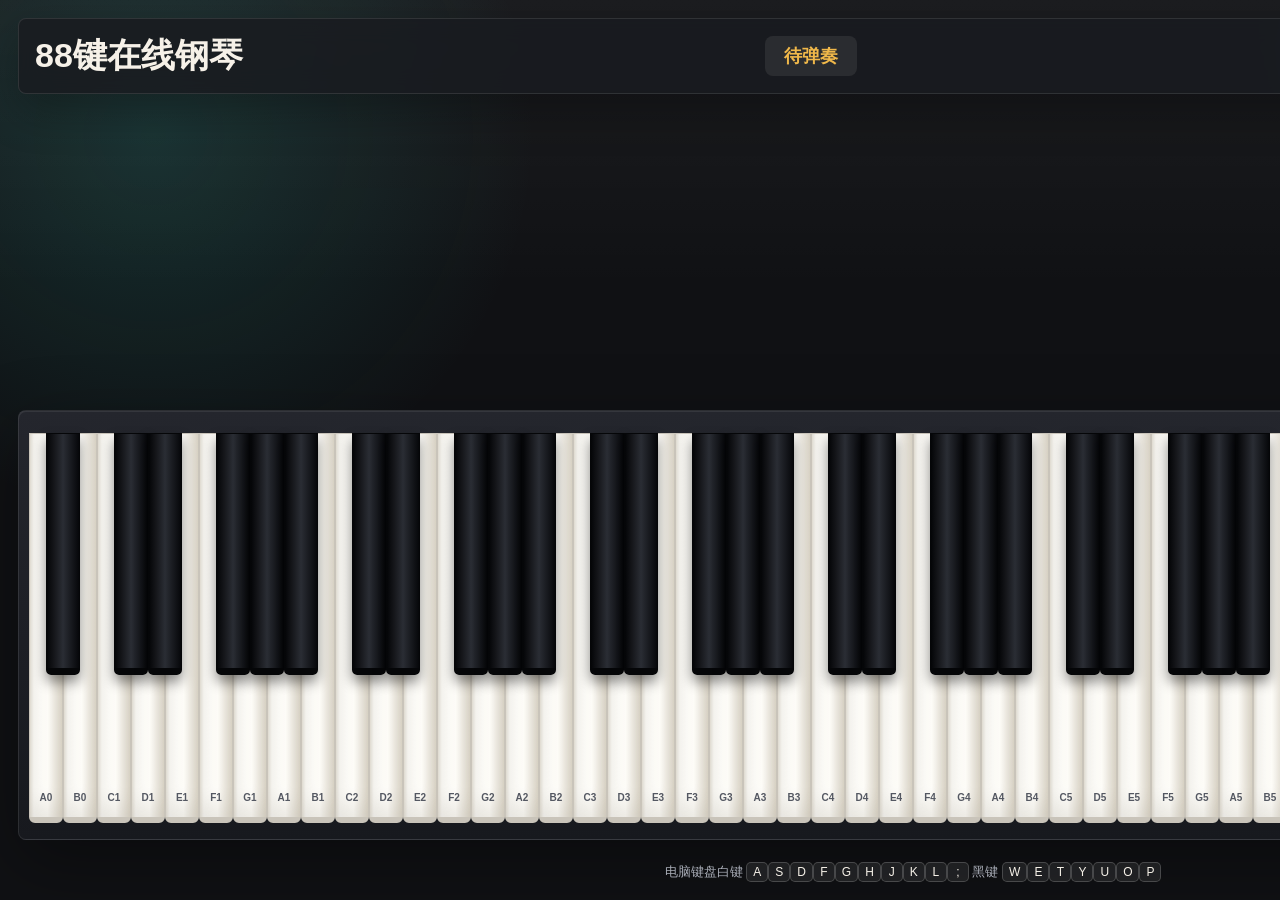
<file: online_piano/index.html>
<!doctype html>
<html lang="zh-CN">
<head>
  <meta charset="utf-8">
  <meta name="viewport" content="width=device-width, initial-scale=1">
  <title>88键在线钢琴</title>
  <style>
    :root {
      --bg: #101114;
      --panel: #191b20;
      --text: #f6f1e8;
      --muted: #a9adb7;
      --accent: #2bb3a3;
      --accent-strong: #f0b84a;
      --white-key: #fbfaf6;
      --white-key-edge: #c9c4ba;
      --black-key: #15161a;
      --black-key-edge: #050608;
      --key-width: 34px;
      --white-height: min(56vh, 390px);
      --black-height: calc(var(--white-height) * .62);
    }

    * {
      box-sizing: border-box;
    }

    body {
      margin: 0;
      min-height: 100vh;
      overflow: hidden;
      background:
        linear-gradient(180deg, rgba(255, 255, 255, .05), transparent 32%),
        radial-gradient(circle at 12% 15%, rgba(43, 179, 163, .18), transparent 28%),
        var(--bg);
      color: var(--text);
      font-family: Inter, "Segoe UI", "Microsoft YaHei", Arial, sans-serif;
    }

    .app {
      min-height: 100vh;
      display: grid;
      grid-template-rows: auto 1fr auto;
      gap: 18px;
      padding: 18px;
    }

    .topbar {
      display: flex;
      align-items: center;
      justify-content: space-between;
      gap: 18px;
      padding: 14px 16px;
      border: 1px solid rgba(255, 255, 255, .1);
      border-radius: 8px;
      background: rgba(25, 27, 32, .86);
      box-shadow: 0 16px 44px rgba(0, 0, 0, .28);
      backdrop-filter: blur(12px);
    }

    h1 {
      margin: 0;
      font-size: clamp(20px, 3vw, 34px);
      font-weight: 780;
      letter-spacing: 0;
      white-space: nowrap;
    }

    .status {
      min-width: 92px;
      padding: 8px 10px;
      border-radius: 8px;
      background: rgba(255, 255, 255, .08);
      color: var(--accent-strong);
      font-size: 18px;
      font-weight: 750;
      text-align: center;
    }

    .controls {
      display: flex;
      align-items: center;
      justify-content: flex-end;
      flex-wrap: wrap;
      gap: 10px;
    }

    .control-group {
      display: inline-flex;
      align-items: center;
      gap: 8px;
      min-height: 40px;
      padding: 6px;
      border: 1px solid rgba(255, 255, 255, .1);
      border-radius: 8px;
      background: rgba(255, 255, 255, .05);
    }

    .label {
      color: var(--muted);
      font-size: 13px;
      white-space: nowrap;
    }

    button {
      height: 30px;
      min-width: 34px;
      border: 0;
      border-radius: 7px;
      background: #2b2f38;
      color: var(--text);
      font: inherit;
      font-weight: 700;
      cursor: pointer;
    }

    button:hover {
      background: #373d48;
    }

    button:active,
    button.active {
      background: var(--accent);
      color: #061412;
    }

    input[type="range"] {
      width: 116px;
      accent-color: var(--accent);
    }

    .stage {
      min-height: 0;
      display: flex;
      align-items: end;
      padding: 14px 0 4px;
    }

    .keyboard-shell {
      width: 100%;
      overflow-x: auto;
      overflow-y: hidden;
      padding: 22px 10px 16px;
      border: 1px solid rgba(255, 255, 255, .09);
      border-radius: 8px;
      background: linear-gradient(180deg, #24262d 0%, #17191e 100%);
      box-shadow: inset 0 1px 0 rgba(255, 255, 255, .08), 0 22px 70px rgba(0, 0, 0, .36);
      scrollbar-color: var(--accent) #252832;
    }

    .keyboard {
      position: relative;
      height: var(--white-height);
      min-width: calc(var(--key-width) * 52);
      width: calc(var(--key-width) * 52);
      margin: 0 auto;
      user-select: none;
      touch-action: none;
    }

    .key {
      position: absolute;
      display: flex;
      align-items: flex-end;
      justify-content: center;
      padding-bottom: 14px;
      border: 0;
      font-size: 10px;
      line-height: 1;
      cursor: pointer;
      -webkit-tap-highlight-color: transparent;
    }

    .key.white {
      top: 0;
      width: var(--key-width);
      height: var(--white-height);
      border: 1px solid var(--white-key-edge);
      border-bottom-width: 6px;
      border-radius: 0 0 6px 6px;
      background: linear-gradient(90deg, #e7e3da 0%, var(--white-key) 12%, #fffefa 55%, #dfd9cc 100%);
      color: #545862;
      z-index: 1;
      box-shadow: inset 0 -12px 20px rgba(90, 82, 66, .12);
    }

    .key.black {
      top: 0;
      width: calc(var(--key-width) * .62);
      height: var(--black-height);
      transform: translateX(-50%);
      border: 1px solid var(--black-key-edge);
      border-bottom-width: 7px;
      border-radius: 0 0 5px 5px;
      background: linear-gradient(90deg, #040507, var(--black-key) 22%, #2a2d34 50%, #06070a 100%);
      color: rgba(255, 255, 255, .74);
      z-index: 3;
      box-shadow: 0 7px 13px rgba(0, 0, 0, .45);
    }

    .key.white.pressed {
      border-bottom-width: 2px;
      background: linear-gradient(180deg, #fff8df, #ffd98d);
      box-shadow: inset 0 0 0 2px rgba(240, 184, 74, .32), 0 0 24px rgba(240, 184, 74, .28);
    }

    .key.black.pressed {
      border-bottom-width: 3px;
      background: linear-gradient(180deg, #4d3b16, #17110a);
      box-shadow: 0 0 26px rgba(240, 184, 74, .34);
    }

    .help {
      margin: 0;
      color: var(--muted);
      font-size: 13px;
      text-align: center;
    }

    kbd {
      display: inline-flex;
      align-items: center;
      justify-content: center;
      min-width: 22px;
      height: 20px;
      padding: 0 6px;
      border: 1px solid rgba(255, 255, 255, .18);
      border-radius: 5px;
      background: rgba(255, 255, 255, .08);
      color: var(--text);
      font-family: inherit;
      font-size: 12px;
    }

    @media (max-width: 760px) {
      :root {
        --key-width: 30px;
        --white-height: 52vh;
      }

      body {
        overflow: auto;
      }

      .app {
        min-height: 100svh;
        padding: 10px;
        gap: 10px;
      }

      .topbar {
        align-items: stretch;
        flex-direction: column;
      }

      h1 {
        white-space: normal;
      }

      .controls {
        justify-content: flex-start;
      }
    }
  </style>
</head>
<body>
  <main class="app">
    <header class="topbar">
      <h1>88键在线钢琴</h1>
      <div class="status" id="activeNote" aria-live="polite">待弹奏</div>
      <section class="controls" aria-label="钢琴控制">
        <div class="control-group" aria-label="键盘八度">
          <span class="label">八度</span>
          <button id="octaveDown" type="button" aria-label="降低八度">-</button>
          <strong id="octaveValue">4</strong>
          <button id="octaveUp" type="button" aria-label="升高八度">+</button>
        </div>
        <div class="control-group">
          <span class="label">延音</span>
          <button id="sustainButton" type="button" aria-pressed="false">关</button>
        </div>
        <div class="control-group">
          <label class="label" for="volume">音量</label>
          <input id="volume" type="range" min="0" max="100" value="70">
        </div>
      </section>
    </header>

    <section class="stage" aria-label="完整88键钢琴">
      <div class="keyboard-shell">
        <div class="keyboard" id="keyboard"></div>
      </div>
    </section>

    <p class="help">
      电脑键盘白键 <kbd>A</kbd><kbd>S</kbd><kbd>D</kbd><kbd>F</kbd><kbd>G</kbd><kbd>H</kbd><kbd>J</kbd><kbd>K</kbd><kbd>L</kbd><kbd>;</kbd>
      黑键 <kbd>W</kbd><kbd>E</kbd><kbd>T</kbd><kbd>Y</kbd><kbd>U</kbd><kbd>O</kbd><kbd>P</kbd>
    </p>
  </main>

  <script>
    const NOTE_NAMES = ["C", "C#", "D", "D#", "E", "F", "F#", "G", "G#", "A", "A#", "B"];
    const WHITE_NOTES = new Set(["C", "D", "E", "F", "G", "A", "B"]);
    const KEYBOARD_WHITE = ["a", "s", "d", "f", "g", "h", "j", "k", "l", ";"];
    const KEYBOARD_BLACK = {
      w: 1,
      e: 3,
      t: 6,
      y: 8,
      u: 10,
      o: 13,
      p: 15
    };

    const keyboard = document.getElementById("keyboard");
    const activeNote = document.getElementById("activeNote");
    const octaveValue = document.getElementById("octaveValue");
    const sustainButton = document.getElementById("sustainButton");
    const volumeInput = document.getElementById("volume");

    const notes = createPianoKeys();
    const activeVoices = new Map();
    const heldComputerKeys = new Map();
    let audioContext;
    let masterGain;
    let sustain = false;
    let keyboardOctave = 4;

    function midiToFrequency(midi) {
      return 440 * Math.pow(2, (midi - 69) / 12);
    }

    function noteParts(note) {
      const match = note.match(/^([A-G]#?)(-?\d)$/);
      return { name: match[1], octave: Number(match[2]) };
    }

    function createPianoKeys() {
      const result = [];
      for (let midi = 21; midi <= 108; midi += 1) {
        const name = NOTE_NAMES[midi % 12];
        const octave = Math.floor(midi / 12) - 1;
        result.push({
          note: `${name}${octave}`,
          name,
          octave,
          midi,
          frequency: midiToFrequency(midi),
          black: !WHITE_NOTES.has(name)
        });
      }
      return result;
    }

    function renderKeyboard() {
      keyboard.innerHTML = "";
      let whiteIndex = 0;

      notes.forEach((note) => {
        const key = document.createElement("button");
        key.type = "button";
        key.className = `key ${note.black ? "black" : "white"}`;
        key.dataset.note = note.note;
        key.setAttribute("aria-label", `播放 ${note.note}`);
        key.textContent = note.black ? "" : note.note;

        if (note.black) {
          key.style.left = `calc(var(--key-width) * ${whiteIndex})`;
        } else {
          key.style.left = `calc(var(--key-width) * ${whiteIndex})`;
          whiteIndex += 1;
        }

        key.addEventListener("pointerdown", (event) => {
          event.preventDefault();
          key.setPointerCapture(event.pointerId);
          playNote(note.note);
        });
        key.addEventListener("pointerup", () => releaseNote(note.note));
        key.addEventListener("pointercancel", () => releaseNote(note.note));
        key.addEventListener("lostpointercapture", () => releaseNote(note.note));

        keyboard.appendChild(key);
      });
    }

    function ensureAudio() {
      if (!audioContext) {
        audioContext = new (window.AudioContext || window.webkitAudioContext)();
        masterGain = audioContext.createGain();
        masterGain.gain.value = Number(volumeInput.value) / 100;
        masterGain.connect(audioContext.destination);
      }

      if (audioContext.state === "suspended") {
        audioContext.resume();
      }
    }

    function setPressed(note, pressed) {
      const key = keyboard.querySelector(`[data-note="${note}"]`);
      if (key) {
        key.classList.toggle("pressed", pressed);
      }
      activeNote.textContent = pressed ? note : activeVoices.size ? Array.from(activeVoices.keys()).at(-1) : "待弹奏";
    }

    function playNote(noteName) {
      ensureAudio();
      const note = notes.find((item) => item.note === noteName);
      if (!note || activeVoices.has(noteName)) {
        return;
      }

      const now = audioContext.currentTime;
      const voiceGain = audioContext.createGain();
      const filter = audioContext.createBiquadFilter();
      const oscA = audioContext.createOscillator();
      const oscB = audioContext.createOscillator();
      const oscC = audioContext.createOscillator();

      filter.type = "lowpass";
      filter.frequency.setValueAtTime(Math.min(8200, note.frequency * 9), now);
      filter.frequency.exponentialRampToValueAtTime(Math.min(4200, note.frequency * 5), now + .45);
      filter.Q.value = .7;

      oscA.type = "triangle";
      oscB.type = "sine";
      oscC.type = "sine";
      oscA.frequency.setValueAtTime(note.frequency, now);
      oscB.frequency.setValueAtTime(note.frequency * 2.003, now);
      oscC.frequency.setValueAtTime(note.frequency * .5, now);

      const oscBGain = audioContext.createGain();
      const oscCGain = audioContext.createGain();
      oscBGain.gain.value = .22;
      oscCGain.gain.value = note.frequency < 180 ? .28 : .1;

      voiceGain.gain.setValueAtTime(.0001, now);
      voiceGain.gain.exponentialRampToValueAtTime(.72, now + .015);
      voiceGain.gain.exponentialRampToValueAtTime(.32, now + .18);
      voiceGain.gain.exponentialRampToValueAtTime(.2, now + 1.2);

      oscA.connect(filter);
      oscB.connect(oscBGain);
      oscC.connect(oscCGain);
      oscBGain.connect(filter);
      oscCGain.connect(filter);
      filter.connect(voiceGain);
      voiceGain.connect(masterGain);

      oscA.start(now);
      oscB.start(now);
      oscC.start(now);

      activeVoices.set(noteName, { oscillators: [oscA, oscB, oscC], gain: voiceGain });
      setPressed(noteName, true);
    }

    function releaseNote(noteName, force = false) {
      const voice = activeVoices.get(noteName);
      if (!voice || (sustain && !force)) {
        return;
      }

      const now = audioContext.currentTime;
      const releaseTime = force ? .08 : sustain ? 1.4 : .42;
      voice.gain.gain.cancelScheduledValues(now);
      voice.gain.gain.setValueAtTime(Math.max(voice.gain.gain.value, .0001), now);
      voice.gain.gain.exponentialRampToValueAtTime(.0001, now + releaseTime);
      voice.oscillators.forEach((oscillator) => oscillator.stop(now + releaseTime + .04));
      activeVoices.delete(noteName);
      setPressed(noteName, false);
    }

    function noteFromComputerKey(key) {
      const lowerKey = key.toLowerCase();
      const startMidi = (keyboardOctave + 1) * 12;
      let offset = KEYBOARD_WHITE.indexOf(lowerKey);

      if (offset >= 0) {
        const whiteOffsets = [0, 2, 4, 5, 7, 9, 11, 12, 14, 16];
        return notes.find((note) => note.midi === startMidi + whiteOffsets[offset])?.note;
      }

      if (Object.prototype.hasOwnProperty.call(KEYBOARD_BLACK, lowerKey)) {
        return notes.find((note) => note.midi === startMidi + KEYBOARD_BLACK[lowerKey])?.note;
      }

      return null;
    }

    function updateOctave(nextOctave) {
      keyboardOctave = Math.max(1, Math.min(6, nextOctave));
      octaveValue.textContent = keyboardOctave;
    }

    document.getElementById("octaveDown").addEventListener("click", () => updateOctave(keyboardOctave - 1));
    document.getElementById("octaveUp").addEventListener("click", () => updateOctave(keyboardOctave + 1));
    sustainButton.addEventListener("click", () => {
      sustain = !sustain;
      sustainButton.textContent = sustain ? "开" : "关";
      sustainButton.classList.toggle("active", sustain);
      sustainButton.setAttribute("aria-pressed", String(sustain));
      if (!sustain) {
        Array.from(activeVoices.keys()).forEach((note) => releaseNote(note, true));
      }
    });
    volumeInput.addEventListener("input", () => {
      if (masterGain) {
        masterGain.gain.value = Number(volumeInput.value) / 100;
      }
    });

    window.addEventListener("keydown", (event) => {
      if (event.repeat || event.ctrlKey || event.metaKey || event.altKey) {
        return;
      }

      if (event.key === "z") {
        updateOctave(keyboardOctave - 1);
        return;
      }

      if (event.key === "x") {
        updateOctave(keyboardOctave + 1);
        return;
      }

      const note = noteFromComputerKey(event.key);
      if (note) {
        event.preventDefault();
        heldComputerKeys.set(event.code, note);
        playNote(note);
      }
    });

    window.addEventListener("keyup", (event) => {
      const note = heldComputerKeys.get(event.code);
      if (note) {
        heldComputerKeys.delete(event.code);
        releaseNote(note);
      }
    });

    renderKeyboard();
    updateOctave(keyboardOctave);

    window.__pianoTest = {
      keyCount: notes.length,
      firstNote: notes[0].note,
      lastNote: notes[notes.length - 1].note,
      get activeVoices() {
        return activeVoices.size;
      }
    };
  </script>
</body>
</html>
</file>
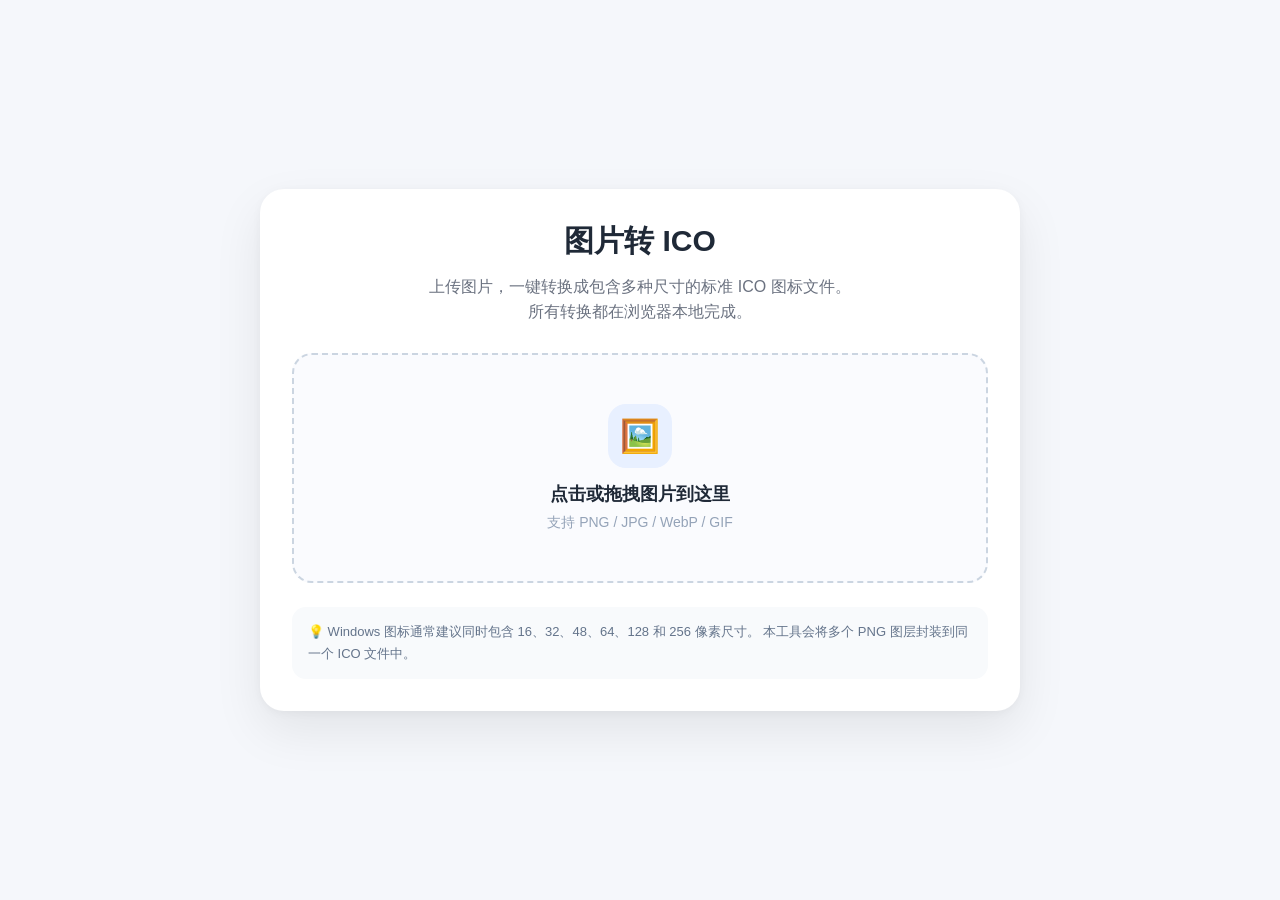
<file: icoGenerate/ico.html>
<!DOCTYPE html>
<html lang="zh-CN">
<head>
  <meta charset="UTF-8" />
  <meta name="viewport" content="width=device-width, initial-scale=1.0" />
  <title>图片转 ICO</title>

  <style>
    * {
      box-sizing: border-box;
    }

    body {
      margin: 0;
      min-height: 100vh;
      font-family:
        Inter,
        "Microsoft YaHei",
        Arial,
        sans-serif;
      background: #f5f7fb;
      color: #1f2937;
      display: flex;
      align-items: center;
      justify-content: center;
      padding: 30px;
    }

    .app {
      width: 100%;
      max-width: 760px;
      background: #fff;
      border-radius: 24px;
      padding: 32px;
      box-shadow:
        0 20px 50px rgba(0, 0, 0, 0.08),
        0 2px 10px rgba(0, 0, 0, 0.04);
    }

    h1 {
      margin: 0;
      font-size: 30px;
      text-align: center;
    }

    .desc {
      text-align: center;
      color: #6b7280;
      margin: 12px 0 28px;
      line-height: 1.6;
    }

    .upload-area {
      position: relative;
      border: 2px dashed #cbd5e1;
      border-radius: 20px;
      min-height: 230px;
      display: flex;
      flex-direction: column;
      align-items: center;
      justify-content: center;
      cursor: pointer;
      transition: 0.2s;
      overflow: hidden;
      background: #fafbfe;
    }

    .upload-area:hover,
    .upload-area.dragover {
      border-color: #2563eb;
      background: #eff6ff;
    }

    .upload-icon {
      width: 64px;
      height: 64px;
      border-radius: 18px;
      background: #e8f0ff;
      display: flex;
      align-items: center;
      justify-content: center;
      font-size: 32px;
      margin-bottom: 14px;
    }

    .upload-title {
      font-size: 18px;
      font-weight: 700;
    }

    .upload-sub {
      color: #94a3b8;
      margin-top: 8px;
      font-size: 14px;
    }

    #fileInput {
      display: none;
    }

    .preview-wrap {
      display: none;
      margin-top: 24px;
    }

    .preview-wrap.show {
      display: block;
    }

    .preview-card {
      display: flex;
      gap: 20px;
      align-items: center;
      padding: 18px;
      background: #f8fafc;
      border-radius: 18px;
    }

    .preview-box {
      width: 120px;
      height: 120px;
      flex-shrink: 0;
      border-radius: 16px;
      background:
        linear-gradient(45deg, #eee 25%, transparent 25%),
        linear-gradient(-45deg, #eee 25%, transparent 25%),
        linear-gradient(45deg, transparent 75%, #eee 75%),
        linear-gradient(-45deg, transparent 75%, #eee 75%);
      background-size: 20px 20px;
      background-position:
        0 0,
        0 10px,
        10px -10px,
        -10px 0px;
      overflow: hidden;
      border: 1px solid #e5e7eb;
    }

    .preview-box img {
      width: 100%;
      height: 100%;
      object-fit: contain;
    }

    .file-info {
      min-width: 0;
      flex: 1;
    }

    .file-name {
      font-weight: 700;
      font-size: 16px;
      overflow: hidden;
      text-overflow: ellipsis;
      white-space: nowrap;
    }

    .file-meta {
      color: #6b7280;
      margin-top: 8px;
      font-size: 14px;
    }

    .options {
      margin-top: 24px;
    }

    .option-title {
      font-size: 15px;
      font-weight: 700;
      margin-bottom: 12px;
    }

    .sizes {
      display: flex;
      flex-wrap: wrap;
      gap: 10px;
    }

    .size-item {
      display: flex;
      align-items: center;
      gap: 6px;
      padding: 9px 12px;
      border: 1px solid #dbe2ea;
      border-radius: 12px;
      cursor: pointer;
      user-select: none;
      background: white;
    }

    .size-item:hover {
      border-color: #93c5fd;
    }

    .size-item input {
      accent-color: #2563eb;
    }

    .setting-row {
      margin-top: 20px;
      display: flex;
      gap: 18px;
      flex-wrap: wrap;
    }

    .setting {
      flex: 1;
      min-width: 200px;
    }

    select {
      width: 100%;
      margin-top: 8px;
      padding: 11px 12px;
      border-radius: 12px;
      border: 1px solid #dbe2ea;
      background: white;
      outline: none;
      font-size: 14px;
    }

    select:focus {
      border-color: #2563eb;
    }

    .actions {
      display: flex;
      gap: 12px;
      margin-top: 26px;
    }

    button {
      border: 0;
      border-radius: 14px;
      height: 50px;
      font-size: 16px;
      font-weight: 700;
      cursor: pointer;
      transition: 0.2s;
    }

    #convertBtn {
      flex: 1;
      background: #2563eb;
      color: white;
    }

    #convertBtn:hover {
      background: #1d4ed8;
    }

    #convertBtn:disabled {
      background: #94a3b8;
      cursor: not-allowed;
    }

    #resetBtn {
      padding: 0 22px;
      background: #eef2f7;
      color: #475569;
    }

    #resetBtn:hover {
      background: #e2e8f0;
    }

    .status {
      margin-top: 16px;
      text-align: center;
      min-height: 24px;
      font-size: 14px;
      color: #64748b;
    }

    .status.success {
      color: #16a34a;
    }

    .status.error {
      color: #dc2626;
    }

    .tip {
      margin-top: 24px;
      background: #f8fafc;
      padding: 14px 16px;
      border-radius: 14px;
      color: #64748b;
      font-size: 13px;
      line-height: 1.7;
    }

    @media (max-width: 600px) {
      body {
        padding: 14px;
      }

      .app {
        padding: 22px 16px;
        border-radius: 18px;
      }

      .preview-card {
        align-items: flex-start;
      }

      .preview-box {
        width: 90px;
        height: 90px;
      }
    }
  </style>
</head>

<body>

<div class="app">

  <h1>图片转 ICO</h1>

  <div class="desc">
    上传图片，一键转换成包含多种尺寸的标准 ICO 图标文件。
    <br>
    所有转换都在浏览器本地完成。
  </div>

  <label class="upload-area" id="uploadArea">

    <input
      id="fileInput"
      type="file"
      accept="image/png,image/jpeg,image/webp,image/gif"
    />

    <div class="upload-icon">🖼️</div>

    <div class="upload-title">
      点击或拖拽图片到这里
    </div>

    <div class="upload-sub">
      支持 PNG / JPG / WebP / GIF
    </div>

  </label>


  <div class="preview-wrap" id="previewWrap">

    <div class="preview-card">

      <div class="preview-box">
        <img id="previewImage" alt="预览">
      </div>

      <div class="file-info">

        <div class="file-name" id="fileName"></div>

        <div class="file-meta" id="fileMeta"></div>

      </div>

    </div>


    <div class="options">

      <div class="option-title">
        ICO 包含尺寸
      </div>

      <div class="sizes">

        <label class="size-item">
          <input type="checkbox" value="16" checked>
          16 × 16
        </label>

        <label class="size-item">
          <input type="checkbox" value="32" checked>
          32 × 32
        </label>

        <label class="size-item">
          <input type="checkbox" value="48" checked>
          48 × 48
        </label>

        <label class="size-item">
          <input type="checkbox" value="64" checked>
          64 × 64
        </label>

        <label class="size-item">
          <input type="checkbox" value="128" checked>
          128 × 128
        </label>

        <label class="size-item">
          <input type="checkbox" value="256" checked>
          256 × 256
        </label>

      </div>


      <div class="setting-row">

        <div class="setting">

          <div class="option-title">
            图片适配方式
          </div>

          <select id="fitMode">

            <option value="contain">
              完整显示（可能有透明边）
            </option>

            <option value="cover">
              铺满图标（可能裁剪）
            </option>

            <option value="stretch">
              强制拉伸
            </option>

          </select>

        </div>

      </div>

    </div>


    <div class="actions">

      <button id="convertBtn">
        转换并下载 ICO
      </button>

      <button id="resetBtn">
        重置
      </button>

    </div>


    <div class="status" id="status"></div>

  </div>


  <div class="tip">
    💡 Windows 图标通常建议同时包含
    16、32、48、64、128 和 256 像素尺寸。
    本工具会将多个 PNG 图层封装到同一个 ICO 文件中。
  </div>

</div>


<script>

const fileInput = document.getElementById("fileInput");
const uploadArea = document.getElementById("uploadArea");

const previewWrap = document.getElementById("previewWrap");
const previewImage = document.getElementById("previewImage");

const fileName = document.getElementById("fileName");
const fileMeta = document.getElementById("fileMeta");

const convertBtn = document.getElementById("convertBtn");
const resetBtn = document.getElementById("resetBtn");

const fitMode = document.getElementById("fitMode");

const statusEl = document.getElementById("status");

let currentImage = null;
let currentFile = null;


/* ==============================
   上传
================================ */

fileInput.addEventListener("change", e => {

  const file = e.target.files[0];

  if (file) {
    loadFile(file);
  }

});


uploadArea.addEventListener("dragover", e => {

  e.preventDefault();

  uploadArea.classList.add("dragover");

});


uploadArea.addEventListener("dragleave", () => {

  uploadArea.classList.remove("dragover");

});


uploadArea.addEventListener("drop", e => {

  e.preventDefault();

  uploadArea.classList.remove("dragover");

  const file = e.dataTransfer.files[0];

  if (file) {
    loadFile(file);
  }

});


function loadFile(file) {

  if (!file.type.startsWith("image/")) {

    showStatus(
      "请选择图片文件。",
      "error"
    );

    return;
  }


  const reader = new FileReader();

  reader.onload = event => {

    const img = new Image();

    img.onload = () => {

      currentImage = img;
      currentFile = file;

      previewImage.src = event.target.result;

      fileName.textContent = file.name;

      fileMeta.textContent =
        `${img.naturalWidth} × ${img.naturalHeight} px · ` +
        formatSize(file.size);

      previewWrap.classList.add("show");

      showStatus("");

    };

    img.src = event.target.result;

  };

  reader.readAsDataURL(file);

}


/* ==============================
   转换
================================ */

convertBtn.addEventListener("click", async () => {

  if (!currentImage) {

    showStatus(
      "请先上传图片。",
      "error"
    );

    return;
  }


  const sizeInputs =
    document.querySelectorAll(
      '.size-item input[type="checkbox"]:checked'
    );


  const sizes =
    Array.from(sizeInputs)
      .map(input => Number(input.value))
      .sort((a, b) => a - b);


  if (!sizes.length) {

    showStatus(
      "请至少选择一个尺寸。",
      "error"
    );

    return;
  }


  try {

    convertBtn.disabled = true;

    convertBtn.textContent =
      "正在生成...";

    showStatus(
      "正在生成 ICO..."
    );


    const pngBuffers = [];


    for (const size of sizes) {

      const pngBuffer =
        await createPngBuffer(
          currentImage,
          size,
          fitMode.value
        );

      pngBuffers.push({
        size,
        buffer: pngBuffer
      });

    }


    const icoBuffer =
      createIcoFile(pngBuffers);


    const blob =
      new Blob(
        [icoBuffer],
        {
          type: "image/x-icon"
        }
      );


    downloadBlob(
      blob,
      buildOutputName(
        currentFile.name
      )
    );


    showStatus(
      `转换成功，共写入 ${sizes.length} 个尺寸。`,
      "success"
    );

  }

  catch (err) {

    console.error(err);

    showStatus(
      "转换失败：" + err.message,
      "error"
    );

  }

  finally {

    convertBtn.disabled = false;

    convertBtn.textContent =
      "转换并下载 ICO";

  }

});


/* ==============================
   Canvas 生成 PNG
================================ */

async function createPngBuffer(
  img,
  size,
  mode
) {

  const canvas =
    document.createElement("canvas");

  canvas.width = size;
  canvas.height = size;


  const ctx =
    canvas.getContext("2d");


  ctx.clearRect(
    0,
    0,
    size,
    size
  );


  ctx.imageSmoothingEnabled = true;
  ctx.imageSmoothingQuality = "high";


  const iw = img.naturalWidth;
  const ih = img.naturalHeight;


  let dx = 0;
  let dy = 0;

  let dw = size;
  let dh = size;


  if (mode === "contain") {

    const scale =
      Math.min(
        size / iw,
        size / ih
      );

    dw = iw * scale;
    dh = ih * scale;

    dx = (size - dw) / 2;
    dy = (size - dh) / 2;

  }


  else if (mode === "cover") {

    const scale =
      Math.max(
        size / iw,
        size / ih
      );

    dw = iw * scale;
    dh = ih * scale;

    dx = (size - dw) / 2;
    dy = (size - dh) / 2;

  }


  ctx.drawImage(
    img,
    dx,
    dy,
    dw,
    dh
  );


  const blob =
    await new Promise(
      (resolve, reject) => {

        canvas.toBlob(
          blob => {

            if (blob) {
              resolve(blob);
            }
            else {
              reject(
                new Error(
                  "Canvas 无法生成 PNG"
                )
              );
            }

          },
          "image/png"
        );

      }
    );


  return await blob.arrayBuffer();

}


/* ==============================
   ICO 文件生成
================================ */

function createIcoFile(images) {

  const count = images.length;

  const headerSize = 6;

  const directorySize =
    16 * count;

  let dataOffset =
    headerSize +
    directorySize;


  let totalSize =
    dataOffset;


  for (const image of images) {

    totalSize +=
      image.buffer.byteLength;

  }


  const buffer =
    new ArrayBuffer(totalSize);

  const view =
    new DataView(buffer);


  /*
      ICONDIR

      Reserved 2 bytes
      Type     2 bytes
      Count    2 bytes
  */

  view.setUint16(
    0,
    0,
    true
  );

  view.setUint16(
    2,
    1,
    true
  );

  view.setUint16(
    4,
    count,
    true
  );


  let entryOffset = 6;


  for (
    let i = 0;
    i < count;
    i++
  ) {

    const item =
      images[i];

    const size =
      item.size;

    const dataLength =
      item.buffer.byteLength;


    /*
        ICONDIRENTRY

        width
        height
        color count
        reserved
        planes
        bit count
        bytes in resource
        image offset
    */


    view.setUint8(
      entryOffset,
      size >= 256 ? 0 : size
    );

    view.setUint8(
      entryOffset + 1,
      size >= 256 ? 0 : size
    );


    view.setUint8(
      entryOffset + 2,
      0
    );


    view.setUint8(
      entryOffset + 3,
      0
    );


    view.setUint16(
      entryOffset + 4,
      1,
      true
    );


    view.setUint16(
      entryOffset + 6,
      32,
      true
    );


    view.setUint32(
      entryOffset + 8,
      dataLength,
      true
    );


    view.setUint32(
      entryOffset + 12,
      dataOffset,
      true
    );


    entryOffset += 16;

    dataOffset +=
      dataLength;

  }


  const bytes =
    new Uint8Array(buffer);


  let offset =
    headerSize +
    directorySize;


  for (const item of images) {

    bytes.set(
      new Uint8Array(item.buffer),
      offset
    );

    offset +=
      item.buffer.byteLength;

  }


  return buffer;

}


/* ==============================
   下载
================================ */

function downloadBlob(
  blob,
  filename
) {

  const url =
    URL.createObjectURL(blob);


  const a =
    document.createElement("a");

  a.href = url;
  a.download = filename;

  document.body.appendChild(a);

  a.click();

  a.remove();


  setTimeout(
    () => {
      URL.revokeObjectURL(url);
    },
    1000
  );

}


function buildOutputName(
  filename
) {

  const name =
    filename.replace(
      /\.[^.]+$/,
      ""
    );

  return name + ".ico";

}


/* ==============================
   重置
================================ */

resetBtn.addEventListener(
  "click",
  () => {

    currentImage = null;
    currentFile = null;

    fileInput.value = "";

    previewImage.src = "";

    previewWrap.classList.remove(
      "show"
    );

    showStatus("");

  }
);


/* ==============================
   工具函数
================================ */

function formatSize(bytes) {

  if (bytes < 1024) {

    return bytes + " B";

  }


  if (bytes < 1024 * 1024) {

    return (
      bytes / 1024
    ).toFixed(1) + " KB";

  }


  return (
    bytes /
    1024 /
    1024
  ).toFixed(2) + " MB";

}


function showStatus(
  text,
  type = ""
) {

  statusEl.textContent = text;

  statusEl.className =
    "status " + type;

}

</script>

</body>
</html>
</file>
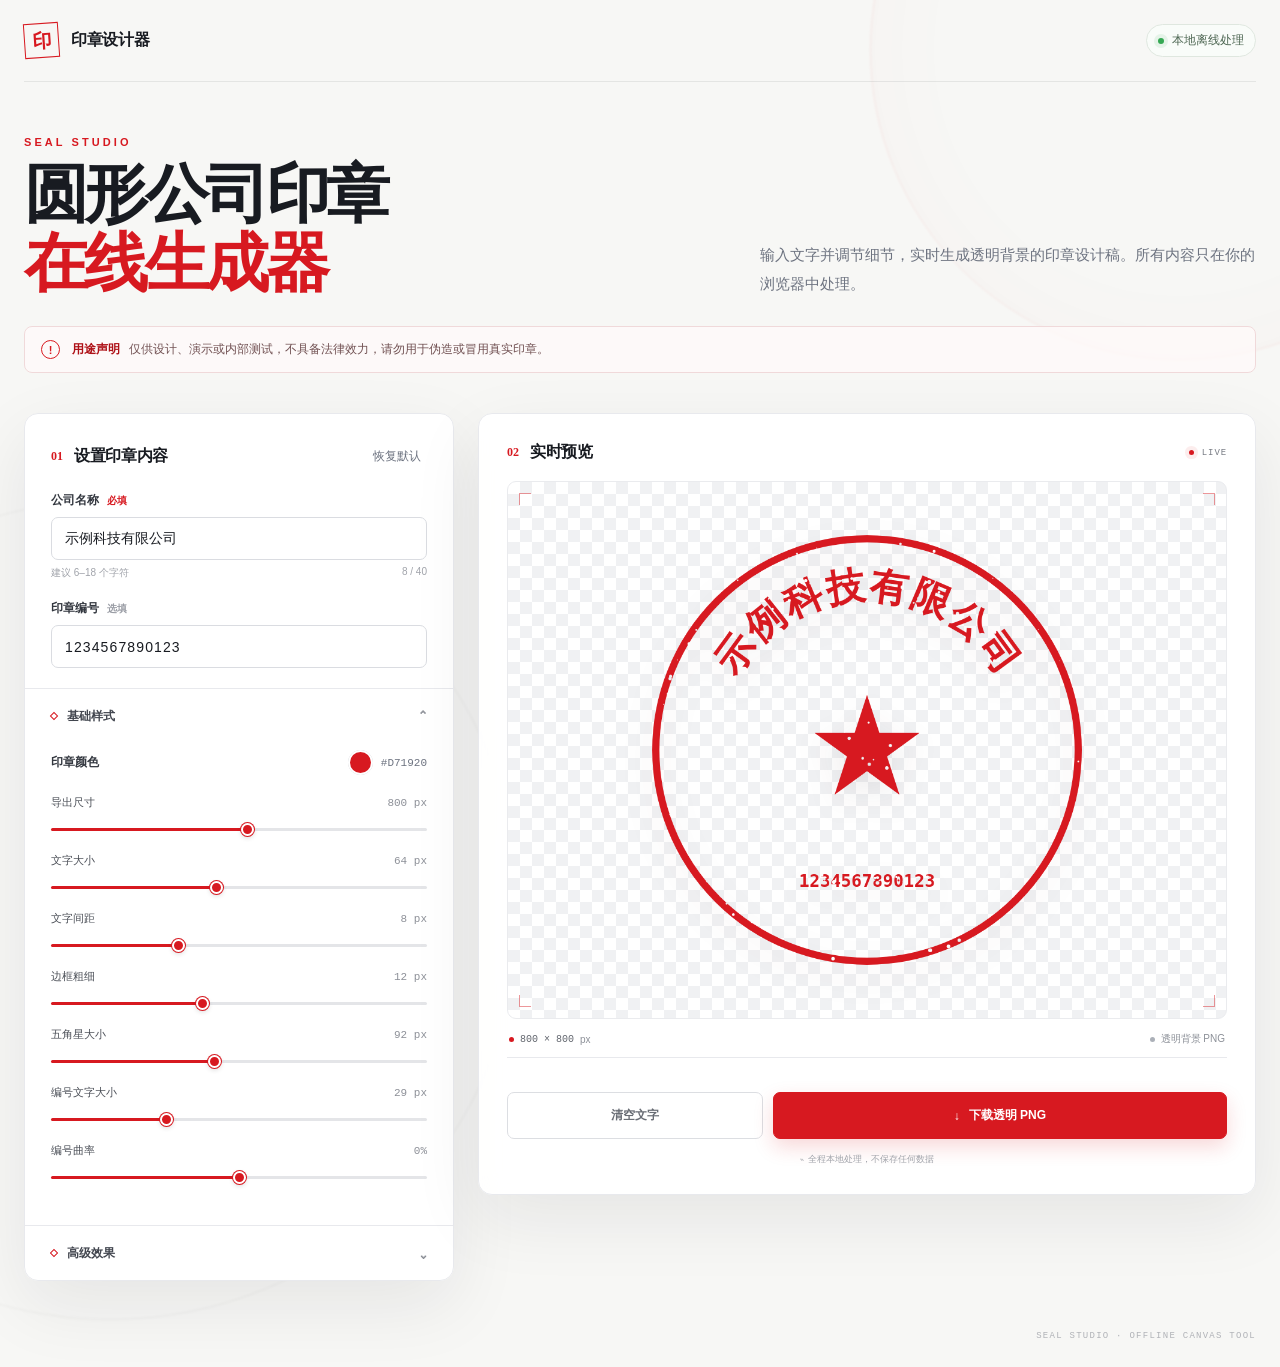
<file: sealStudio/company-seal-generator.html>
<!doctype html>
<html lang="zh-CN">
  <head>
    <meta charset="UTF-8">
    <meta name="viewport" content="width=device-width, initial-scale=1.0">
    <meta name="description" content="离线运行的圆形公司印章设计预览工具">
    <title>圆形公司印章生成器 · 单文件版</title>
    <style>
:root {
  --accent: #d71920;
  --accent-dark: #ae1117;
  --ink: #181b21;
  --muted: #6d7380;
  --line: #e8e9ed;
  --soft: #f6f6f7;
  --paper: #ffffff;
  --shadow: 0 24px 70px rgba(29, 31, 38, 0.08);
}

* { box-sizing: border-box; }

html { color-scheme: light; scroll-behavior: smooth; }

body {
  min-width: 320px;
  margin: 0;
  color: var(--ink);
  background: #f7f7f5;
  font-family: Inter, ui-sans-serif, -apple-system, BlinkMacSystemFont, "Segoe UI", "PingFang SC", "Microsoft YaHei", sans-serif;
  -webkit-font-smoothing: antialiased;
}

button, input { font: inherit; }
button, summary, input[type="range"], input[type="color"], .upload-button { cursor: pointer; }
button:focus-visible, input:focus-visible, summary:focus-visible, .upload-button:focus-within { outline: 3px solid rgba(215, 25, 32, 0.2); outline-offset: 2px; }

.page-glow { position: fixed; z-index: -1; border-radius: 50%; filter: blur(1px); pointer-events: none; }
.page-glow--one { top: -260px; right: -210px; width: 620px; height: 620px; border: 1px solid rgba(215,25,32,.08); box-shadow: inset 0 0 120px rgba(215,25,32,.025); }
.page-glow--two { bottom: -420px; left: -300px; width: 820px; height: 820px; border: 1px solid rgba(15,17,21,.05); }

.site-header {
  width: min(1240px, calc(100% - 48px));
  height: 82px;
  margin: 0 auto;
  display: flex;
  align-items: center;
  justify-content: space-between;
  border-bottom: 1px solid rgba(24,27,33,.08);
}

.brand { display: inline-flex; gap: 12px; align-items: center; color: var(--ink); font-weight: 750; text-decoration: none; letter-spacing: -.02em; }
.brand-mark { width: 35px; height: 35px; display: grid; place-items: center; border: 1.5px solid var(--accent); color: var(--accent); font-family: "STKaiti", "KaiTi", serif; font-size: 19px; transform: rotate(-4deg); }
.local-badge { display: inline-flex; align-items: center; gap: 8px; padding: 7px 11px; border: 1px solid #dfe7df; border-radius: 999px; color: #4d6652; background: #f9fcf9; font-size: 12px; }
.local-badge i, .live-indicator i { width: 6px; height: 6px; border-radius: 50%; background: #35a853; box-shadow: 0 0 0 4px rgba(53,168,83,.1); }

.app-shell { width: min(1240px, calc(100% - 48px)); margin: 54px auto 0; }
.intro { display: grid; grid-template-columns: 1.15fr .85fr; gap: 28px 64px; align-items: end; margin-bottom: 40px; }
.eyebrow { margin: 0 0 12px; color: var(--accent); font-size: 11px; font-weight: 800; letter-spacing: .28em; }
h1 { margin: 0; font-family: "Songti SC", "STSong", Georgia, serif; font-size: clamp(42px, 5vw, 68px); font-weight: 600; line-height: 1.08; letter-spacing: -.055em; }
h1 span { color: var(--accent); }
.intro-copy { max-width: 520px; margin: 0; color: var(--muted); font-size: 15px; line-height: 1.9; }
.notice { grid-column: 1 / -1; display: flex; gap: 12px; align-items: flex-start; padding: 13px 16px; border: 1px solid #f0d9da; border-radius: 8px; color: #715153; background: rgba(255,250,250,.74); font-size: 12px; }
.notice p { margin: 0; line-height: 1.6; }
.notice strong { margin-right: 9px; color: var(--accent-dark); }
.notice-icon { flex: 0 0 auto; width: 19px; height: 19px; display: grid; place-items: center; border: 1px solid var(--accent); border-radius: 50%; color: var(--accent); font-size: 11px; font-weight: 800; }

.workspace { display: grid; grid-template-columns: minmax(340px, 430px) minmax(0, 1fr); align-items: start; gap: 24px; }
.control-panel, .preview-panel { border: 1px solid var(--line); border-radius: 14px; background: rgba(255,255,255,.92); box-shadow: var(--shadow); backdrop-filter: blur(12px); }
.control-panel { overflow: hidden; }
.preview-panel { position: sticky; top: 20px; padding: 28px; }
.panel-heading { min-height: 78px; display: flex; align-items: center; justify-content: space-between; padding: 24px 26px 18px; }
.panel-heading > div { display: flex; align-items: center; gap: 11px; }
.panel-heading h2 { margin: 0; font-size: 16px; letter-spacing: -.02em; }
.step-number { color: var(--accent); font-family: Georgia, serif; font-size: 12px; font-weight: 700; }
.text-button { padding: 6px; border: 0; color: var(--muted); background: transparent; font-size: 12px; }
.text-button:hover { color: var(--accent); }

.form-section { padding: 0 26px 20px; }
.field-label { display: block; margin-bottom: 8px; color: #343840; font-size: 12px; font-weight: 700; }
.field-label span { margin-left: 5px; color: var(--accent); font-size: 10px; font-weight: 600; }
.field-label .optional { color: #9a9da5; }
.text-input { width: 100%; height: 43px; padding: 0 13px; border: 1px solid #dadce1; border-radius: 7px; color: var(--ink); background: #fff; font-size: 14px; transition: border-color .2s, box-shadow .2s; }
.text-input:focus { border-color: var(--accent); outline: 0; box-shadow: 0 0 0 3px rgba(215,25,32,.07); }
.text-input.is-invalid { border-color: var(--accent); }
.number-input { letter-spacing: .08em; }
.field-meta { display: flex; justify-content: space-between; margin-top: 6px; color: #a0a3aa; font-size: 10px; }

.settings-group { border-top: 1px solid var(--line); }
.settings-group summary { min-height: 54px; display: flex; align-items: center; justify-content: space-between; padding: 0 26px; list-style: none; color: #42464f; font-size: 12px; font-weight: 750; user-select: none; }
.settings-group summary::-webkit-details-marker { display: none; }
.settings-group summary span { display: flex; align-items: center; gap: 10px; }
.settings-group summary i { width: 6px; height: 6px; border: 1px solid var(--accent); transform: rotate(45deg); }
.settings-group summary b { color: #8b8e96; font-size: 15px; transition: transform .2s; }
.settings-group[open] summary b { transform: rotate(180deg); }
.settings-body { padding: 2px 26px 24px; }

.color-row { display: flex; align-items: center; justify-content: space-between; margin: 5px 0 20px; }
.color-row .field-label { margin: 0; }
.color-control { display: flex; align-items: center; gap: 8px; }
.color-control input { width: 25px; height: 25px; padding: 0; border: 0; border-radius: 50%; background: transparent; overflow: hidden; }
.color-control input::-webkit-color-swatch-wrapper { padding: 0; }
.color-control input::-webkit-color-swatch { border: 2px solid #fff; border-radius: 50%; box-shadow: 0 0 0 1px #d6d8dd; }
.color-control output { color: var(--muted); font-family: ui-monospace, monospace; font-size: 11px; }

.range-field { margin-bottom: 17px; }
.range-field > div { display: flex; justify-content: space-between; align-items: center; margin-bottom: 7px; color: #4b4f57; font-size: 11px; }
.range-field output { color: #8d9098; font-family: ui-monospace, monospace; }
input[type="range"] { width: 100%; height: 3px; margin: 5px 0; appearance: none; border-radius: 999px; background: linear-gradient(to right, var(--accent) var(--range-progress, 50%), #e4e5e8 var(--range-progress, 50%)); }
input[type="range"]::-webkit-slider-thumb { width: 13px; height: 13px; appearance: none; border: 2px solid #fff; border-radius: 50%; background: var(--accent); box-shadow: 0 0 0 1px var(--accent), 0 2px 5px rgba(0,0,0,.15); }
input[type="range"]::-moz-range-thumb { width: 11px; height: 11px; border: 2px solid #fff; border-radius: 50%; background: var(--accent); box-shadow: 0 0 0 1px var(--accent); }
input[type="range"]:disabled { filter: grayscale(1); opacity: .35; cursor: not-allowed; }

.upload-area { margin-top: 7px; padding: 14px; border: 1px dashed #d8dade; border-radius: 8px; background: #fbfbfb; text-align: center; }
.upload-title { display: flex; align-items: baseline; justify-content: space-between; margin-bottom: 10px; text-align: left; }
.upload-title span { color: #4b4f57; font-size: 11px; font-weight: 700; }
.upload-title small { color: #a1a4ab; font-size: 9px; }
.upload-button { min-height: 36px; display: inline-flex; align-items: center; justify-content: center; gap: 5px; padding: 0 15px; border: 1px solid #d9dadd; border-radius: 6px; color: #52565e; background: #fff; font-size: 11px; font-weight: 650; }
.upload-button:hover { border-color: var(--accent); color: var(--accent); }
.upload-area p { margin: 8px 0 0; color: #9b9ea5; font-size: 9px; overflow-wrap: anywhere; }
.overlay-controls { margin-top: 16px; transition: opacity .2s; }
.overlay-controls.is-disabled { opacity: .45; }
.remove-button { width: 100%; height: 34px; border: 1px solid #ead3d4; border-radius: 6px; color: var(--accent-dark); background: #fffafa; font-size: 11px; }
.remove-button:disabled { opacity: .45; cursor: not-allowed; }

.preview-heading { padding: 0 0 18px; min-height: auto; }
.live-indicator { display: flex; align-items: center; gap: 8px; color: #777b83; font-family: ui-monospace, monospace; font-size: 9px; letter-spacing: .1em; }
.live-indicator i { width: 5px; height: 5px; background: var(--accent); box-shadow: 0 0 0 4px rgba(215,25,32,.08); }
.canvas-stage { position: relative; min-height: 420px; display: grid; place-items: center; padding: 28px; border: 1px solid #eaebee; border-radius: 9px; overflow: hidden; background-color: #fff; background-image: linear-gradient(45deg,#f0f1f3 25%,transparent 25%),linear-gradient(-45deg,#f0f1f3 25%,transparent 25%),linear-gradient(45deg,transparent 75%,#f0f1f3 75%),linear-gradient(-45deg,transparent 75%,#f0f1f3 75%); background-position: 0 0,0 12px,12px -12px,-12px 0; background-size: 24px 24px; }
#sealCanvas { display: block; width: min(100%, 480px); height: auto; aspect-ratio: 1; filter: drop-shadow(0 12px 16px rgba(45,22,22,.08)); }
.corner { position: absolute; width: 12px; height: 12px; border-color: rgba(215,25,32,.45); border-style: solid; }
.corner--tl { top: 11px; left: 11px; border-width: 1px 0 0 1px; }
.corner--tr { top: 11px; right: 11px; border-width: 1px 1px 0 0; }
.corner--bl { bottom: 11px; left: 11px; border-width: 0 0 1px 1px; }
.corner--br { right: 11px; bottom: 11px; border-width: 0 1px 1px 0; }
.preview-meta { display: flex; justify-content: space-between; align-items: center; padding: 13px 2px 11px; border-bottom: 1px solid var(--line); color: #8c9098; font-size: 10px; }
.preview-meta span { display: flex; align-items: center; gap: 6px; }
.preview-meta b { color: #62666e; font-family: ui-monospace, monospace; font-weight: 500; }
.dot { width: 5px; height: 5px; border-radius: 50%; }
.dot--red { background: var(--accent); }
.dot--gray { background: #abb0b8; }
.message { min-height: 31px; margin: 0; padding: 10px 2px 0; color: #758079; font-size: 11px; }
.message.is-error { color: var(--accent-dark); }
.message.is-success { color: #367348; }
.action-row { display: grid; grid-template-columns: .72fr 1.28fr; gap: 10px; margin-top: 3px; }
.secondary-button, .primary-button { min-height: 47px; border-radius: 7px; font-size: 12px; font-weight: 700; transition: transform .15s, box-shadow .15s, background .15s; }
.secondary-button { border: 1px solid #dcdee2; color: #686c74; background: #fff; }
.secondary-button:hover { border-color: #bfc2c8; background: #fafafa; }
.primary-button { display: flex; align-items: center; justify-content: center; gap: 9px; border: 1px solid var(--accent); color: #fff; background: var(--accent); box-shadow: 0 8px 20px rgba(215,25,32,.17); }
.primary-button:hover { background: var(--accent-dark); transform: translateY(-1px); box-shadow: 0 10px 24px rgba(215,25,32,.22); }
.primary-button:active, .secondary-button:active { transform: translateY(1px); }
.privacy-note { margin: 14px 0 0; color: #a0a3aa; text-align: center; font-size: 9px; }

footer { width: min(1240px, calc(100% - 48px)); margin: 50px auto 26px; color: #b0b2b7; text-align: right; font-family: ui-monospace, monospace; font-size: 9px; letter-spacing: .14em; }
.visually-hidden { position: absolute; width: 1px; height: 1px; margin: -1px; padding: 0; border: 0; overflow: hidden; clip: rect(0 0 0 0); white-space: nowrap; }

@media (max-width: 920px) {
  .app-shell { margin-top: 36px; }
  .intro { grid-template-columns: 1fr; gap: 18px; }
  .workspace { grid-template-columns: minmax(300px, .82fr) minmax(0, 1.18fr); }
  .preview-panel { padding: 20px; }
  .canvas-stage { min-height: 360px; padding: 18px; }
}

@media (max-width: 760px) {
  .site-header, .app-shell, footer { width: min(100% - 24px, 620px); }
  .site-header { height: 68px; }
  .workspace { grid-template-columns: 1fr; }
  .preview-panel { position: static; }
  .canvas-stage { min-height: auto; }
  .intro { margin-bottom: 26px; }
  h1 { font-size: clamp(38px, 12vw, 56px); }
}

@media (max-width: 440px) {
  .local-badge { padding: 6px 8px; font-size: 10px; }
  .brand { font-size: 14px; }
  .panel-heading, .settings-group summary { padding-left: 18px; padding-right: 18px; }
  .form-section, .settings-body { padding-left: 18px; padding-right: 18px; }
  .preview-panel { padding: 16px; }
  .action-row { grid-template-columns: 1fr; }
  .preview-meta { align-items: flex-start; flex-direction: column; gap: 7px; }
  .notice { font-size: 11px; }
}

@media (prefers-reduced-motion: reduce) {
  *, *::before, *::after { scroll-behavior: auto !important; transition: none !important; }
}

</style>
  </head>
  <body>
    <div class="page-glow page-glow--one" aria-hidden="true"></div>
    <div class="page-glow page-glow--two" aria-hidden="true"></div>

    <header class="site-header">
      <a class="brand" href="#" aria-label="印章设计器首页">
        <span class="brand-mark" aria-hidden="true">印</span>
        <span>印章设计器</span>
      </a>
      <span class="local-badge"><i aria-hidden="true"></i> 本地离线处理</span>
    </header>

    <main class="app-shell">
      <section class="intro" aria-labelledby="pageTitle">
        <div>
          <p class="eyebrow">SEAL STUDIO</p>
          <h1 id="pageTitle">圆形公司印章<br><span>在线生成器</span></h1>
        </div>
        <p class="intro-copy">输入文字并调节细节，实时生成透明背景的印章设计稿。所有内容只在你的浏览器中处理。</p>
        <div class="notice" role="note">
          <span class="notice-icon" aria-hidden="true">!</span>
          <p><strong>用途声明</strong>仅供设计、演示或内部测试，不具备法律效力，请勿用于伪造或冒用真实印章。</p>
        </div>
      </section>

      <section class="workspace" aria-label="印章生成工作区">
        <div class="control-panel">
          <div class="panel-heading">
            <div>
              <span class="step-number">01</span>
              <h2>设置印章内容</h2>
            </div>
            <button class="text-button" id="resetButton" type="button">恢复默认</button>
          </div>

          <div class="form-section">
            <label class="field-label" for="companyName">公司名称 <span>必填</span></label>
            <input class="text-input" id="companyName" maxlength="40" value="示例科技有限公司" autocomplete="off">
            <div class="field-meta"><span>建议 6–18 个字符</span><span id="nameCount">8 / 40</span></div>
          </div>

          <div class="form-section">
            <label class="field-label" for="sealNumber">印章编号 <span class="optional">选填</span></label>
            <input class="text-input number-input" id="sealNumber" maxlength="24" value="1234567890123" autocomplete="off">
          </div>

          <details class="settings-group" open>
            <summary><span><i aria-hidden="true"></i>基础样式</span><b aria-hidden="true">⌄</b></summary>
            <div class="settings-body">
              <div class="color-row">
                <label class="field-label" for="sealColor">印章颜色</label>
                <div class="color-control">
                  <input id="sealColor" type="color" value="#d71920" aria-label="选择印章颜色">
                  <output id="sealColorValue" for="sealColor">#D71920</output>
                </div>
              </div>

              <div class="range-field">
                <div><label for="sealSize">导出尺寸</label><output id="sealSizeValue" for="sealSize">800 px</output></div>
                <input id="sealSize" type="range" min="360" max="1200" value="800">
              </div>
              <div class="range-field">
                <div><label for="fontSize">文字大小</label><output id="fontSizeValue" for="fontSize">64 px</output></div>
                <input id="fontSize" type="range" min="36" max="100" value="64">
              </div>
              <div class="range-field">
                <div><label for="letterSpacing">文字间距</label><output id="letterSpacingValue" for="letterSpacing">8 px</output></div>
                <input id="letterSpacing" type="range" min="0" max="24" value="8">
              </div>
              <div class="range-field">
                <div><label for="borderWidth">边框粗细</label><output id="borderWidthValue" for="borderWidth">12 px</output></div>
                <input id="borderWidth" type="range" min="4" max="24" value="12">
              </div>
              <div class="range-field">
                <div><label for="starSize">五角星大小</label><output id="starSizeValue" for="starSize">92 px</output></div>
                <input id="starSize" type="range" min="40" max="160" value="92">
              </div>
              <div class="range-field">
                <div><label for="numberFontSize">编号文字大小</label><output id="numberFontSizeValue" for="numberFontSize">29 px</output></div>
                <input id="numberFontSize" type="range" min="14" max="64" value="29">
              </div>
              <div class="range-field">
                <div><label for="numberCurve">编号曲率</label><output id="numberCurveValue" for="numberCurve">0%</output></div>
                <input id="numberCurve" type="range" min="-100" max="100" value="0">
              </div>
            </div>
          </details>

          <details class="settings-group">
            <summary><span><i aria-hidden="true"></i>高级效果</span><b aria-hidden="true">⌄</b></summary>
            <div class="settings-body">
              <div class="range-field">
                <div><label for="opacity">整体透明度</label><output id="opacityValue" for="opacity">100%</output></div>
                <input id="opacity" type="range" min="20" max="100" value="100">
              </div>
              <div class="range-field">
                <div><label for="rotation">旋转角度</label><output id="rotationValue" for="rotation">0°</output></div>
                <input id="rotation" type="range" min="-180" max="180" value="0">
              </div>
              <div class="range-field">
                <div><label for="distress">做旧强度</label><output id="distressValue" for="distress">8%</output></div>
                <input id="distress" type="range" min="0" max="60" value="8">
              </div>

              <div class="upload-area">
                <div class="upload-title"><span>叠加本地图片</span><small>PNG / JPEG / WebP</small></div>
                <input id="overlayInput" class="visually-hidden" type="file" accept="image/png,image/jpeg,image/webp">
                <label class="upload-button" for="overlayInput"><span aria-hidden="true">＋</span> 选择图片</label>
                <p id="fileName">图片不会上传到服务器</p>
              </div>

              <div id="overlayControls" class="overlay-controls is-disabled">
                <div class="range-field">
                  <div><label for="overlayScale">图片缩放</label><output id="overlayScaleValue" for="overlayScale">60%</output></div>
                  <input id="overlayScale" type="range" min="10" max="150" value="60" disabled>
                </div>
                <div class="range-field">
                  <div><label for="overlayOpacity">图片透明度</label><output id="overlayOpacityValue" for="overlayOpacity">40%</output></div>
                  <input id="overlayOpacity" type="range" min="0" max="100" value="40" disabled>
                </div>
                <button class="remove-button" id="removeImageButton" type="button" disabled>移除叠加图片</button>
              </div>
            </div>
          </details>
        </div>

        <aside class="preview-panel" aria-labelledby="previewTitle">
          <div class="panel-heading preview-heading">
            <div>
              <span class="step-number">02</span>
              <h2 id="previewTitle">实时预览</h2>
            </div>
            <span class="live-indicator"><i aria-hidden="true"></i> LIVE</span>
          </div>

          <div class="canvas-stage">
            <canvas id="sealCanvas" width="800" height="800">当前浏览器不支持 Canvas，请升级到最新版浏览器。</canvas>
            <span class="corner corner--tl" aria-hidden="true"></span>
            <span class="corner corner--tr" aria-hidden="true"></span>
            <span class="corner corner--bl" aria-hidden="true"></span>
            <span class="corner corner--br" aria-hidden="true"></span>
          </div>

          <div class="preview-meta">
            <span><i class="dot dot--red" aria-hidden="true"></i><b id="metaSize">800 × 800</b> px</span>
            <span><i class="dot dot--gray" aria-hidden="true"></i>透明背景 PNG</span>
          </div>

          <p id="message" class="message" role="status" aria-live="polite"></p>

          <div class="action-row">
            <button class="secondary-button" id="clearButton" type="button">清空文字</button>
            <button class="primary-button" id="downloadButton" type="button">
              <span aria-hidden="true">↓</span> 下载透明 PNG
            </button>
          </div>
          <p class="privacy-note"><span aria-hidden="true">⌁</span> 全程本地处理，不保存任何数据</p>
        </aside>
      </section>
    </main>

    <footer>SEAL STUDIO · OFFLINE CANVAS TOOL</footer>
    <script>
'use strict';

const DEFAULTS = Object.freeze({
  companyName: '示例科技有限公司',
  sealNumber: '1234567890123',
  sealColor: '#d71920',
  sealSize: 800,
  fontSize: 64,
  letterSpacing: 8,
  borderWidth: 12,
  starSize: 92,
  numberFontSize: 29,
  numberCurve: 0,
  opacity: 100,
  rotation: 0,
  distress: 8,
  overlayScale: 60,
  overlayOpacity: 40,
});

function clamp(value, min, max) {
  const number = Number(value);
  return Math.min(max, Math.max(min, Number.isFinite(number) ? number : min));
}

function normalizeColor(value) {
  return /^#[0-9a-f]{6}$/i.test(String(value ?? '')) ? String(value) : DEFAULTS.sealColor;
}

function normalizeState(raw = {}) {
  return {
    ...raw,
    companyName: String(raw.companyName ?? '').trim(),
    sealNumber: String(raw.sealNumber ?? '').trim(),
    sealColor: normalizeColor(raw.sealColor),
    sealSize: clamp(raw.sealSize ?? DEFAULTS.sealSize, 360, 1200),
    fontSize: clamp(raw.fontSize ?? DEFAULTS.fontSize, 36, 100),
    letterSpacing: clamp(raw.letterSpacing ?? DEFAULTS.letterSpacing, 0, 24),
    borderWidth: clamp(raw.borderWidth ?? DEFAULTS.borderWidth, 4, 24),
    starSize: clamp(raw.starSize ?? DEFAULTS.starSize, 40, 160),
    numberFontSize: clamp(raw.numberFontSize ?? DEFAULTS.numberFontSize, 14, 64),
    numberCurve: clamp(raw.numberCurve ?? DEFAULTS.numberCurve, -100, 100),
    opacity: clamp(raw.opacity ?? DEFAULTS.opacity, 20, 100),
    rotation: clamp(raw.rotation ?? DEFAULTS.rotation, -180, 180),
    distress: clamp(raw.distress ?? DEFAULTS.distress, 0, 60),
    overlayScale: clamp(raw.overlayScale ?? DEFAULTS.overlayScale, 10, 150),
    overlayOpacity: clamp(raw.overlayOpacity ?? DEFAULTS.overlayOpacity, 0, 100),
  };
}

function seededRandom(seed) {
  let value = seed >>> 0;
  return () => ((value = (value * 1664525 + 1013904223) >>> 0) / 4294967296);
}

function hashString(value) {
  let hash = 2166136261;
  for (const char of String(value)) {
    hash ^= char.codePointAt(0);
    hash = Math.imul(hash, 16777619);
  }
  return hash >>> 0;
}

function getArcLayout(text, radius, spacing, fontSize) {
  const chars = [...String(text)];
  const step = (Number(fontSize) + Number(spacing)) / Number(radius);
  const start = -Math.PI / 2 - (step * (chars.length - 1)) / 2;
  return chars.map((char, index) => ({ char, angle: start + step * index }));
}

function makeDownloadName(companyName) {
  const safeName = String(companyName ?? '')
    .trim()
    .replace(/[\\/:*?"<>|\s]+/g, '');
  return `${safeName || '公司印章'}-印章预览.png`;
}

function fitArcFontSize(ctx, text, requestedSize, radius, spacing) {
  let size = requestedSize;
  const maxSpan = Math.PI * 1.48;
  while (size > 36) {
    ctx.font = `700 ${size}px "Songti SC", "STSong", "SimSun", serif`;
    const widths = [...text].map((char) => ctx.measureText(char).width);
    const span = (widths.reduce((sum, width) => sum + width, 0) + spacing * Math.max(0, widths.length - 1)) / radius;
    if (span <= maxSpan) break;
    size -= 1;
  }
  return size;
}

function drawArcText(ctx, state, size) {
  if (!state.companyName) return;

  const radius = size * 0.335;
  const fontSize = fitArcFontSize(ctx, state.companyName, state.fontSize, radius, state.letterSpacing);
  ctx.font = `700 ${fontSize}px "Songti SC", "STSong", "SimSun", serif`;
  ctx.textAlign = 'center';
  ctx.textBaseline = 'middle';

  const characters = [...state.companyName];
  const widths = characters.map((char) => ctx.measureText(char).width);
  const totalWidth = widths.reduce((sum, width) => sum + width, 0) + state.letterSpacing * Math.max(0, characters.length - 1);
  let offset = -totalWidth / 2;

  characters.forEach((char, index) => {
    const center = offset + widths[index] / 2;
    const angle = -Math.PI / 2 + center / radius;
    ctx.save();
    ctx.translate(Math.cos(angle) * radius, Math.sin(angle) * radius);
    ctx.rotate(angle + Math.PI / 2);
    ctx.fillText(char, 0, 0);
    ctx.restore();
    offset += widths[index] + state.letterSpacing;
  });
}

function drawStar(ctx, cx, cy, radius) {
  const innerRadius = radius * 0.382;
  ctx.save();
  ctx.translate(cx, cy);
  ctx.beginPath();
  for (let index = 0; index < 10; index += 1) {
    const angle = -Math.PI / 2 + (index * Math.PI) / 5;
    const pointRadius = index % 2 === 0 ? radius : innerRadius;
    const x = Math.cos(angle) * pointRadius;
    const y = Math.sin(angle) * pointRadius;
    if (index === 0) ctx.moveTo(x, y);
    else ctx.lineTo(x, y);
  }
  ctx.closePath();
  ctx.fill();
  ctx.restore();
}

function drawNumber(ctx, state, size) {
  if (!state.sealNumber) return;

  const numberSize = state.numberFontSize;
  const curve = state.numberCurve / 100;
  const baseY = size * 0.275;
  const chars = [...state.sealNumber];

  ctx.save();
  ctx.font = `600 ${numberSize}px ui-monospace, "SFMono-Regular", Consolas, monospace`;
  ctx.textAlign = 'center';
  ctx.textBaseline = 'middle';

  // 0% 时保持原来的水平编号；正值向下弯，负值向上弯。
  if (Math.abs(curve) < 0.001 || chars.length <= 1) {
    ctx.fillText(state.sealNumber, 0, baseY);
    ctx.restore();
    return;
  }

  const widths = chars.map((char) => ctx.measureText(char).width);
  const spacing = Math.max(1, numberSize * 0.08);
  const totalWidth = widths.reduce((sum, width) => sum + width, 0) + spacing * Math.max(0, chars.length - 1);
  const maxAngle = Math.abs(curve) * Math.min(Math.PI * 0.92, totalWidth / (size * 0.20));
  const radius = Math.max(size * 0.16, totalWidth / Math.max(maxAngle, 0.08));
  const centerY = baseY - Math.sign(curve) * radius;
  let offset = -totalWidth / 2;

  chars.forEach((char, index) => {
    const charCenter = offset + widths[index] / 2;
    const angle = charCenter / radius;
    const signedAngle = angle * Math.sign(curve);
    const x = Math.sin(signedAngle) * radius;
    const y = centerY + Math.sign(curve) * Math.cos(signedAngle) * radius;

    ctx.save();
    ctx.translate(x, y);
    // 每个数字按当前位置反向旋转，使数字的竖直轴始终指向弧线圆心（向心），
    // 而不是顺着弧线继续倾斜。
    ctx.rotate(-signedAngle);
    ctx.fillText(char, 0, 0);
    ctx.restore();

    offset += widths[index] + spacing;
  });

  ctx.restore();
}

function drawOverlay(ctx, state, size) {
  if (!state.overlayImage) return;
  const image = state.overlayImage;
  const maxSide = size * 0.45 * (state.overlayScale / 100);
  const ratio = Math.min(maxSide / image.naturalWidth, maxSide / image.naturalHeight);
  const width = image.naturalWidth * ratio;
  const height = image.naturalHeight * ratio;
  ctx.save();
  ctx.globalAlpha = state.overlayOpacity / 100;
  ctx.drawImage(image, -width / 2, -height / 2, width, height);
  ctx.restore();
}

function applyDistress(ctx, size, strength, seedText) {
  if (strength <= 0) return;
  const random = seededRandom(hashString(`${seedText}|${strength}|${size}`));
  const count = Math.round((size * size * strength) / 15500);
  ctx.save();
  ctx.globalCompositeOperation = 'destination-out';
  for (let index = 0; index < count; index += 1) {
    const angle = random() * Math.PI * 2;
    const distance = Math.sqrt(random()) * size * 0.445;
    const radius = (0.7 + random() * 2.5) * (size / 800);
    ctx.beginPath();
    ctx.arc(size / 2 + Math.cos(angle) * distance, size / 2 + Math.sin(angle) * distance, radius, 0, Math.PI * 2);
    ctx.fill();
  }
  ctx.restore();
}

function renderSeal(target, inputState) {
  if (!target || typeof target.getContext !== 'function') return false;
  const state = normalizeState(inputState);
  const size = Math.round(state.sealSize);
  const layer = document.createElement('canvas');
  layer.width = size;
  layer.height = size;
  const ctx = layer.getContext('2d', { willReadFrequently: true });
  if (!ctx) return false;

  ctx.save();
  ctx.translate(size / 2, size / 2);
  ctx.rotate((state.rotation * Math.PI) / 180);
  ctx.strokeStyle = state.sealColor;
  ctx.fillStyle = state.sealColor;
  ctx.lineCap = 'round';
  ctx.lineJoin = 'round';
  ctx.lineWidth = state.borderWidth;
  ctx.beginPath();
  ctx.arc(0, 0, size * 0.44, 0, Math.PI * 2);
  ctx.stroke();
  drawArcText(ctx, state, size);
  drawOverlay(ctx, state, size);
  drawStar(ctx, 0, 0, state.starSize);
  drawNumber(ctx, state, size);
  ctx.restore();

  applyDistress(ctx, size, state.distress, `${state.companyName}|${state.sealNumber}`);

  target.width = size;
  target.height = size;
  const output = target.getContext('2d');
  if (!output) return false;
  output.clearRect(0, 0, size, size);
  output.globalAlpha = state.opacity / 100;
  output.drawImage(layer, 0, 0);
  output.globalAlpha = 1;
  return true;
}

function initApp() {
  const canvas = document.getElementById('sealCanvas');
  if (!canvas || !canvas.getContext) return;

  const controlIds = [
    'companyName', 'sealNumber', 'sealColor', 'sealSize', 'fontSize',
    'letterSpacing', 'borderWidth', 'starSize', 'numberFontSize', 'numberCurve', 'opacity', 'rotation',
    'distress', 'overlayScale', 'overlayOpacity',
  ];
  const controls = Object.fromEntries(controlIds.map((id) => [id, document.getElementById(id)]));
  const overlayInput = document.getElementById('overlayInput');
  const overlayControls = document.getElementById('overlayControls');
  const removeImageButton = document.getElementById('removeImageButton');
  const resetButton = document.getElementById('resetButton');
  const clearButton = document.getElementById('clearButton');
  const downloadButton = document.getElementById('downloadButton');
  const message = document.getElementById('message');
  const nameCount = document.getElementById('nameCount');
  const metaSize = document.getElementById('metaSize');
  const fileName = document.getElementById('fileName');

  let overlayImage = null;
  let renderFrame = 0;
  let messageTimer = 0;

  const outputFormats = {
    sealSize: (value) => `${value} px`,
    fontSize: (value) => `${value} px`,
    letterSpacing: (value) => `${value} px`,
    borderWidth: (value) => `${value} px`,
    starSize: (value) => `${value} px`,
    numberFontSize: (value) => `${value} px`,
    numberCurve: (value) => `${Number(value) > 0 ? '+' : ''}${value}%`,
    opacity: (value) => `${value}%`,
    rotation: (value) => `${value}°`,
    distress: (value) => `${value}%`,
    overlayScale: (value) => `${value}%`,
    overlayOpacity: (value) => `${value}%`,
  };

  function showMessage(text = '', type = '') {
    window.clearTimeout(messageTimer);
    message.textContent = text;
    message.className = `message${type ? ` is-${type}` : ''}`;
    if (text && type === 'success') {
      messageTimer = window.setTimeout(() => showMessage(), 2600);
    }
  }

  function updateRange(input) {
    if (!input || input.type !== 'range') return;
    const min = Number(input.min);
    const max = Number(input.max);
    const progress = ((Number(input.value) - min) / (max - min)) * 100;
    input.style.setProperty('--range-progress', `${progress}%`);
    const output = document.getElementById(`${input.id}Value`);
    if (output && outputFormats[input.id]) output.value = outputFormats[input.id](input.value);
  }

  function readState() {
    return normalizeState({
      companyName: controls.companyName.value,
      sealNumber: controls.sealNumber.value,
      sealColor: controls.sealColor.value,
      sealSize: controls.sealSize.value,
      fontSize: controls.fontSize.value,
      letterSpacing: controls.letterSpacing.value,
      borderWidth: controls.borderWidth.value,
      starSize: controls.starSize.value,
      numberFontSize: controls.numberFontSize.value,
      numberCurve: controls.numberCurve.value,
      opacity: controls.opacity.value,
      rotation: controls.rotation.value,
      distress: controls.distress.value,
      overlayScale: controls.overlayScale.value,
      overlayOpacity: controls.overlayOpacity.value,
      overlayImage,
    });
  }

  function renderFromControls() {
    cancelAnimationFrame(renderFrame);
    renderFrame = requestAnimationFrame(() => {
      const state = readState();
      renderSeal(canvas, state);
      nameCount.textContent = `${[...controls.companyName.value].length} / 40`;
      metaSize.textContent = `${state.sealSize} × ${state.sealSize}`;
      document.getElementById('sealColorValue').value = state.sealColor.toUpperCase();
      Object.values(controls).forEach(updateRange);
    });
  }

  function setOverlayEnabled(enabled) {
    controls.overlayScale.disabled = !enabled;
    controls.overlayOpacity.disabled = !enabled;
    removeImageButton.disabled = !enabled;
    overlayControls.classList.toggle('is-disabled', !enabled);
  }

  function removeOverlay() {
    overlayImage = null;
    overlayInput.value = '';
    fileName.textContent = '图片不会上传到服务器';
    setOverlayEnabled(false);
    renderFromControls();
  }

  function applyDefaults(clearText = false) {
    Object.entries(DEFAULTS).forEach(([key, value]) => {
      if (controls[key]) controls[key].value = value;
    });
    if (clearText) {
      controls.companyName.value = '';
      controls.sealNumber.value = '';
    }
    controls.companyName.classList.remove('is-invalid');
    removeOverlay();
    showMessage();
    renderFromControls();
  }

  function loadOverlay(file) {
    const allowed = ['image/png', 'image/jpeg', 'image/webp'];
    if (!file || !allowed.includes(file.type)) {
      showMessage('图片无法读取，请选择 PNG、JPEG 或 WebP 文件。', 'error');
      overlayInput.value = '';
      return;
    }

    const reader = new FileReader();
    reader.onerror = () => showMessage('图片读取失败，请重新选择文件。', 'error');
    reader.onload = () => {
      const image = new Image();
      image.onerror = () => showMessage('图片无法解码，请更换文件后重试。', 'error');
      image.onload = () => {
        overlayImage = image;
        fileName.textContent = file.name;
        setOverlayEnabled(true);
        showMessage('叠加图片已载入。', 'success');
        renderFromControls();
      };
      image.src = reader.result;
    };
    reader.readAsDataURL(file);
  }

  function downloadSeal() {
    const state = readState();
    if (!state.companyName) {
      controls.companyName.classList.add('is-invalid');
      controls.companyName.focus();
      showMessage('请先填写公司名称，再下载印章图片。', 'error');
      return;
    }

    controls.companyName.classList.remove('is-invalid');
    renderSeal(canvas, state);
    if (typeof canvas.toBlob !== 'function') {
      showMessage('当前浏览器不支持 PNG 导出，请升级浏览器。', 'error');
      return;
    }

    canvas.toBlob((blob) => {
      if (!blob) {
        showMessage('图片生成失败，请重试。', 'error');
        return;
      }
      const link = document.createElement('a');
      const url = URL.createObjectURL(blob);
      link.href = url;
      link.download = makeDownloadName(state.companyName);
      document.body.appendChild(link);
      link.click();
      link.remove();
      window.setTimeout(() => URL.revokeObjectURL(url), 1000);
      showMessage('透明背景 PNG 已生成。', 'success');
    }, 'image/png');
  }

  Object.values(controls).forEach((control) => {
    control.addEventListener('input', () => {
      if (control === controls.companyName && control.value.trim()) {
        control.classList.remove('is-invalid');
        if (message.classList.contains('is-error')) showMessage();
      }
      updateRange(control);
      renderFromControls();
    });
  });

  overlayInput.addEventListener('change', () => loadOverlay(overlayInput.files[0]));
  removeImageButton.addEventListener('click', removeOverlay);
  resetButton.addEventListener('click', () => applyDefaults(false));
  clearButton.addEventListener('click', () => applyDefaults(true));
  downloadButton.addEventListener('click', downloadSeal);

  setOverlayEnabled(false);
  renderFromControls();
}

if (typeof module !== 'undefined' && module.exports) {
  module.exports = {
    DEFAULTS,
    clamp,
    normalizeState,
    seededRandom,
    hashString,
    getArcLayout,
    makeDownloadName,
    fitArcFontSize,
    drawStar,
    renderSeal,
  };
}

if (typeof document !== 'undefined') {
  if (document.readyState === 'loading') document.addEventListener('DOMContentLoaded', initApp);
  else initApp();
}

</script>
  </body>
</html>
</file>
